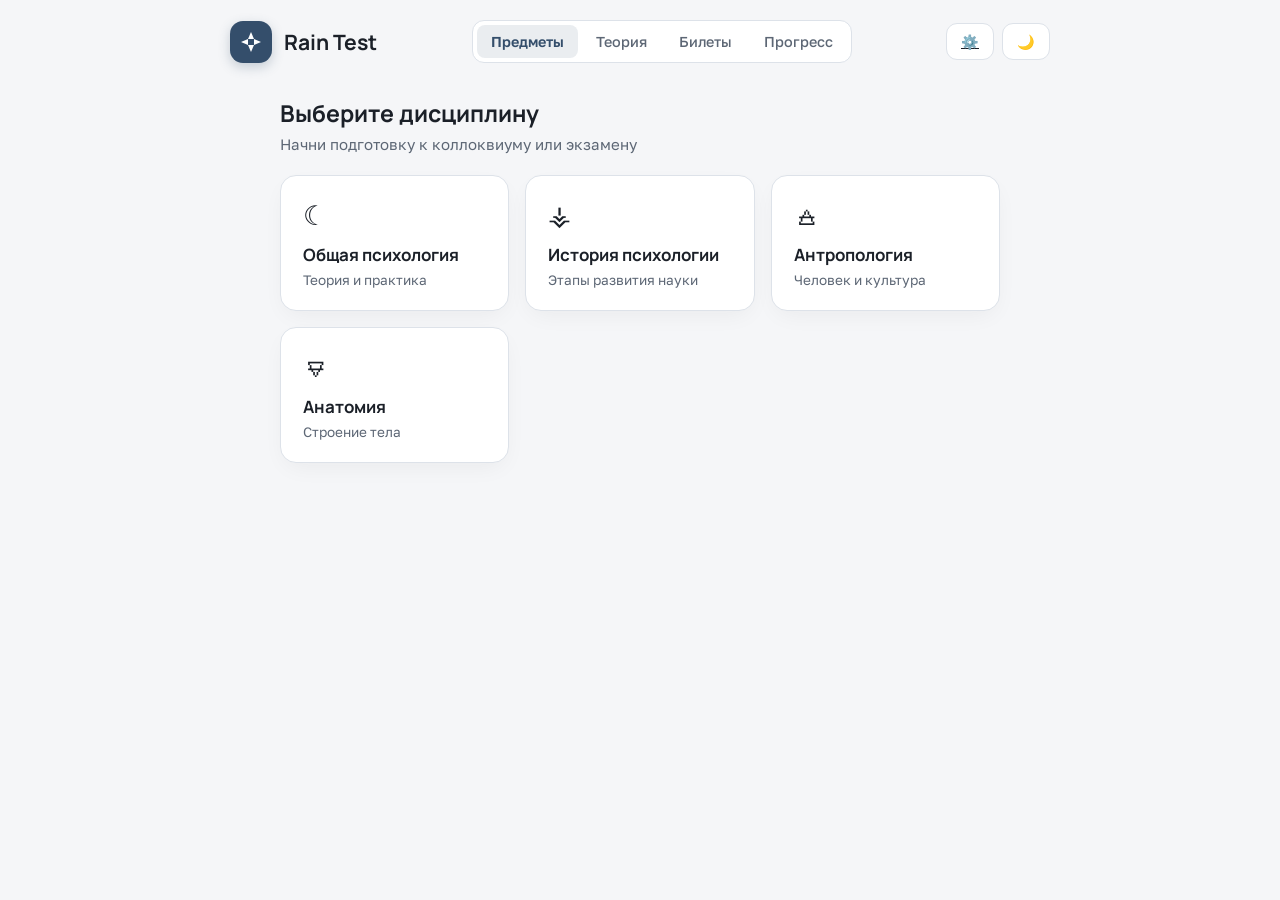
<file: index.html>
<!DOCTYPE html>
<html lang="ru">
<head>
  <meta charset="UTF-8">
  <meta name="viewport" content="width=device-width, initial-scale=1.0">
  <title>Rain Test</title>
  <link href="https://fonts.googleapis.com/css2?family=Golos+Text:wght@400;500;600&family=Manrope:wght@600;700&display=swap" rel="stylesheet">
  <link rel="stylesheet" href="style.css">
</head>
<body>
  <header>
    <a href="index.html" class="logo">
      <div class="logo-badge"><svg class="logo-icon" viewBox="0 0 24 24"><path d="M12 2L15 9H9L12 2Z"/><path d="M12 22L9 15H15L12 22Z"/><path d="M2 12L9 9V15L2 12Z"/><path d="M22 12L15 15V9L22 12Z"/></svg></div>
      <span>Rain Test</span>
    </a>
    <div class="nav-tabs">
      <a href="index.html" class="nav-tab active">Предметы</a>
      <a href="theory.html" class="nav-tab">Теория</a>
      <a href="tickets.html" class="nav-tab">Билеты</a>
      <a href="progress.html" class="nav-tab">Прогресс</a>
    </div>
    <div class="controls">
      <a href="admin.html" class="icon-btn">⚙️</a>
      <button class="icon-btn" id="themeToggle"><span id="themeIcon">🌙</span></button>
    </div>
  </header>

  <main>
    <h1 class="section-title">Выберите дисциплину</h1>
    <p class="section-subtitle">Начни подготовку к коллоквиуму или экзамену</p>
    
    <div class="subjects-grid">
      <a href="subject.html?id=obshaya" class="subject-card"><span class="subject-icon">☾</span><div class="subject-name">Общая психология</div><div class="subject-meta">Теория и практика</div></a>
      <a href="subject.html?id=istoriya" class="subject-card"><span class="subject-icon">⚶</span><div class="subject-name">История психологии</div><div class="subject-meta">Этапы развития науки</div></a>
      <a href="subject.html?id=antropologiya" class="subject-card"><span class="subject-icon">🜁</span><div class="subject-name">Антропология</div><div class="subject-meta">Человек и культура</div></a>
      <a href="subject.html?id=anatomiya" class="subject-card"><span class="subject-icon">🜃</span><div class="subject-name">Анатомия</div><div class="subject-meta">Строение тела</div></a>
    </div>
  </main>

  <script>
    const themeToggle = document.getElementById('themeToggle');
    const themeIcon = document.getElementById('themeIcon');
    if (localStorage.getItem('theme') === 'dark') { document.documentElement.setAttribute('data-theme', 'dark'); themeIcon.textContent = '☀️'; }
    themeToggle.onclick = () => {
      const isDark = document.documentElement.getAttribute('data-theme') === 'dark';
      if (isDark) { document.documentElement.removeAttribute('data-theme'); localStorage.setItem('theme', 'light'); themeIcon.textContent = '🌙'; } 
      else { document.documentElement.setAttribute('data-theme', 'dark'); localStorage.setItem('theme', 'dark'); themeIcon.textContent = '☀️'; }
    };
  </script>
</body>
</html>
</file>
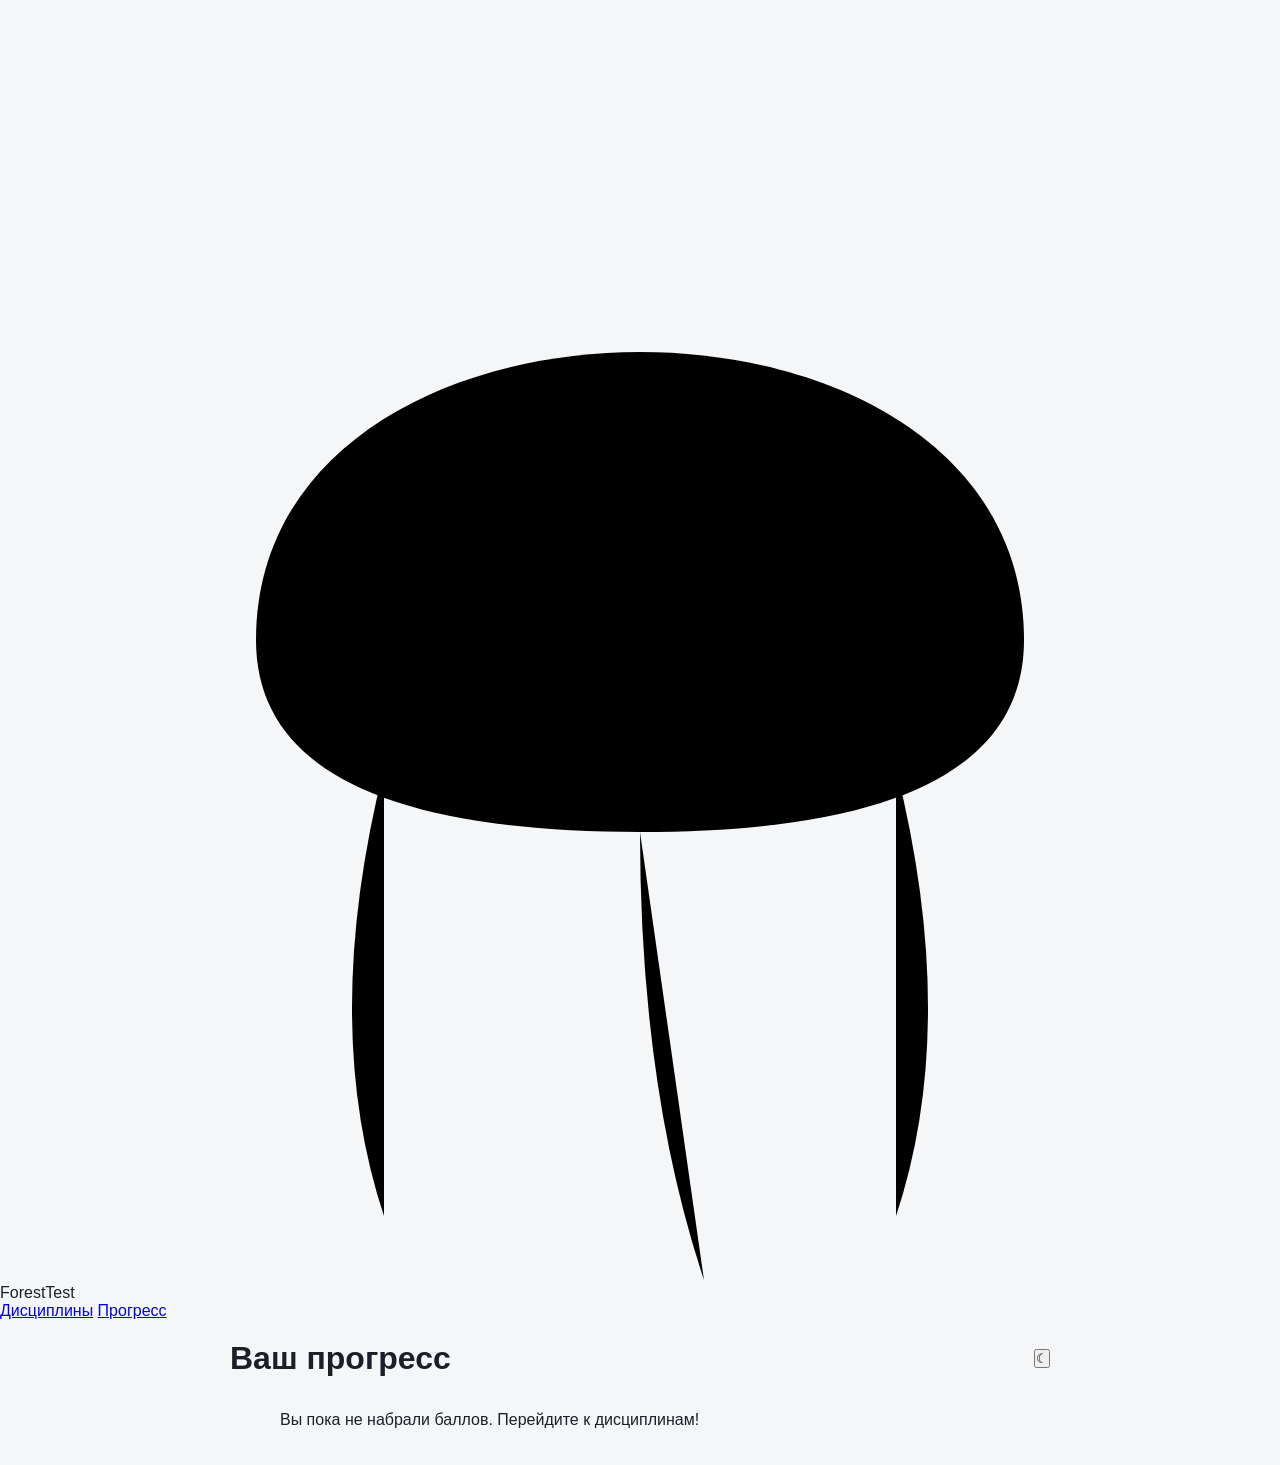
<file: rating.html>
<!DOCTYPE html>
<html lang="ru">
<head>
  <meta charset="UTF-8">
  <meta name="viewport" content="width=device-width, initial-scale=1">
  <title>Мой прогресс</title>
  <link rel="stylesheet" href="style.css">
</head>
<body>
  <aside class="sidebar">
    <div class="logo-box">
      <svg class="jellyfish-svg" viewBox="0 0 100 100">
        <path d="M20 50 C20 20 80 20 80 50 C80 60 70 65 50 65 C30 65 20 60 20 50 Z" class="jelly-bell"/>
        <path d="M30 60 Q25 80 30 95" class="jelly-tentacle"/>
        <path d="M50 65 Q50 85 55 100" class="jelly-tentacle"/>
        <path d="M70 60 Q75 80 70 95" class="jelly-tentacle"/>
      </svg>
      <div class="logo-title">Forest<span>Test</span></div>
    </div>
    <nav>
      <a href="index.html">Дисциплины</a>
      <a href="rating.html" class="active">Прогресс</a>
    </nav>
  </aside>

  <div class="main-content">
    <header>
      <h1>Ваш прогресс</h1>
      <button class="theme-btn" id="theme-btn">☾</button>
    </header>
    <main id="rating-content"></main>
  </div>
  <button id="scroll-top">↑</button>

  <script src="data.js"></script>
  <script>
    const content = document.getElementById("rating-content");
    const scores = JSON.parse(localStorage.getItem("scores") || "{}");
    
    if (Object.keys(scores).length === 0) {
      content.innerHTML = "<p>Вы пока не набрали баллов. Перейдите к дисциплинам!</p>";
    } else {
      let html = "<div class='rating-grid'>";
      for (const [subId, score] of Object.entries(scores)) {
        const subName = subjects.find(s => s.id === subId)?.name || subId;
        html += `
          <div class="rating-card">
            <div class="rating-title">${subName}</div>
            <div class="rating-score">${score} <span style="font-size:16px; font-weight:normal; color:var(--text)">баллов</span></div>
            <div class="rating-label">Текущий прогресс</div>
          </div>
        `;
      }
      html += "</div>";
      content.innerHTML = html;
    }

    const btn = document.getElementById("theme-btn");
    const isDark = localStorage.getItem("theme") === "dark" || !localStorage.getItem("theme");
    if (isDark) { document.body.classList.add("dark"); btn.innerHTML = "☾"; }
    else { btn.innerHTML = "☀"; }
    btn.onclick = () => {
      document.body.classList.toggle("dark");
      const nowDark = document.body.classList.contains("dark");
      localStorage.setItem("theme", nowDark ? "dark" : "light");
      btn.innerHTML = nowDark ? "☾" : "☀";
    };

    const scrollBtn = document.getElementById("scroll-top");
    window.onscroll = () => scrollBtn.style.display = document.documentElement.scrollTop > 200 ? "block" : "none";
    scrollBtn.onclick = () => window.scrollTo({ top: 0, behavior: 'smooth' });
  </script>
</body>
</html>
</file>
<file: style.css>
:root {
  --bg-main: #F5F6F8;
  --bg-card: #FFFFFF;
  --bg-hover: #ECEFF3;
  --text-primary: #1B2028;
  --text-secondary: #5D6775;
  --border-color: #DDE2E9;
  --accent: #344E6B;
  --accent-hover: #263B52;
  --accent-soft: rgba(52, 78, 107, 0.1);
  --success: #2F7D62;
  --success-bg: rgba(47, 125, 98, 0.12);
  --error: #C24E54;
  --error-bg: rgba(194, 78, 84, 0.11);
  --shadow: 0 8px 24px -6px rgba(27, 32, 40, 0.06);
}

[data-theme="dark"] {
  --bg-main: #121418;
  --bg-card: #1A1D23;
  --bg-hover: #232730;
  --text-primary: #E8ECF2;
  --text-secondary: #8E97A4;
  --border-color: #2A2F3A;
  --accent: #82A6CC;
  --accent-hover: #9BB8D6;
  --accent-soft: rgba(130, 166, 204, 0.14);
  --success: #58B090;
  --success-bg: rgba(88, 176, 144, 0.15);
  --error: #E07076;
  --error-bg: rgba(224, 112, 118, 0.15);
  --shadow: 0 12px 28px -6px rgba(0, 0, 0, 0.45);
}

* { box-sizing: border-box; margin: 0; padding: 0; }
body { font-family: 'Golos Text', sans-serif; background-color: var(--bg-main); color: var(--text-primary); transition: background 0.3s, color 0.3s; min-height: 100vh; display: flex; flex-direction: column; }

header { max-width: 860px; width: 100%; margin: 0 auto; padding: 20px; display: flex; justify-content: space-between; align-items: center; gap: 12px; flex-wrap: wrap; }

.logo { font-family: 'Manrope', sans-serif; font-weight: 700; font-size: 1.32rem; display: flex; align-items: center; gap: 12px; color: var(--text-primary); text-decoration: none; cursor: pointer; }
.logo-badge { width: 42px; height: 42px; border-radius: 13px; background: var(--accent); display: flex; align-items: center; justify-content: center; box-shadow: 0 4px 12px rgba(52, 78, 107, 0.25); }
.logo-icon { width: 24px; height: 24px; fill: #fff; }

.nav-tabs { display: flex; background: var(--bg-card); padding: 4px; border-radius: 12px; border: 1px solid var(--border-color); gap: 4px; flex-wrap: wrap; }
.nav-tab { background: transparent; border: none; color: var(--text-secondary); padding: 8px 14px; border-radius: 8px; font-family: inherit; font-size: 0.9rem; font-weight: 500; cursor: pointer; transition: 0.2s; text-decoration: none; }
.nav-tab:hover { color: var(--text-primary); }
.nav-tab.active { background: var(--accent-soft); color: var(--accent); font-weight: 600; }

.controls { display: flex; gap: 8px; }
.icon-btn { background: var(--bg-card); border: 1px solid var(--border-color); color: var(--text-primary); padding: 9px 14px; border-radius: 11px; cursor: pointer; font-family: inherit; font-size: 0.88rem; font-weight: 500; display: flex; align-items: center; gap: 7px; transition: 0.2s; }
.icon-btn:hover { border-color: var(--accent); background: var(--bg-hover); }

main { max-width: 760px; width: 100%; margin: 14px auto 36px; padding: 0 20px; flex: 1; }

.section-title { font-family: 'Manrope', sans-serif; font-size: 1.45rem; margin-bottom: 6px; }
.section-subtitle { color: var(--text-secondary); font-size: 0.94rem; margin-bottom: 22px; }

.subjects-grid { display: grid; grid-template-columns: repeat(auto-fit, minmax(210px, 1fr)); gap: 16px; }
.subject-card { background: var(--bg-card); border: 1px solid var(--border-color); border-radius: 16px; padding: 22px; box-shadow: var(--shadow); text-decoration: none; color: inherit; transition: 0.2s; display: block; }
.subject-card:hover { transform: translateY(-2px); border-color: var(--accent); }
.subject-icon { font-size: 1.7rem; margin-bottom: 12px; display: block; }
.subject-name { font-family: 'Manrope', sans-serif; font-weight: 700; font-size: 1.06rem; margin-bottom: 6px; }
.subject-meta { font-size: 0.85rem; color: var(--text-secondary); }

.quiz-card { background: var(--bg-card); border: 1px solid var(--border-color); border-radius: 20px; padding: 32px; box-shadow: var(--shadow); margin-bottom: 20px; position: relative; }
.subject-tag { display: inline-block; background: var(--accent-soft); color: var(--accent); font-size: 0.8rem; font-weight: 600; padding: 5px 12px; border-radius: 8px; margin-bottom: 16px; }
.question-text { font-family: 'Manrope', sans-serif; font-size: 1.24rem; line-height: 1.48; margin-bottom: 24px; }

.options-list { display: flex; flex-direction: column; gap: 11px; }
.option-btn { width: 100%; text-align: left; background: transparent; border: 1.5px solid var(--border-color); color: var(--text-primary); padding: 14px 18px; border-radius: 13px; font-family: inherit; font-size: 0.97rem; cursor: pointer; display: flex; align-items: center; gap: 14px; transition: 0.2s; }
.option-btn:hover:not(:disabled) { background: var(--bg-hover); border-color: var(--accent); }
.option-letter { width: 28px; height: 28px; border-radius: 8px; background: var(--bg-main); display: flex; align-items: center; justify-content: center; font-weight: 600; font-size: 0.84rem; color: var(--text-secondary); flex-shrink: 0; }
.option-btn.correct { border-color: var(--success); background: var(--success-bg); }
.option-btn.correct .option-letter { background: var(--success); color: #fff; }
.option-btn.wrong { border-color: var(--error); background: var(--error-bg); }
.option-btn.wrong .option-letter { background: var(--error); color: #fff; }

.explanation { margin-top: 20px; padding: 16px 18px; background: var(--bg-main); border-radius: 13px; border-left: 3px solid var(--accent); display: none; }
.explanation.show { display: block; }
.explanation-title { font-weight: 600; font-size: 0.92rem; margin-bottom: 4px; color: var(--accent); }
.explanation-text { font-size: 0.9rem; color: var(--text-secondary); }

textarea, input[type="text"], input[type="email"], input[type="password"], select {
  width: 100%; padding: 14px 16px; border-radius: 12px; border: 1.5px solid var(--border-color);
  background: var(--bg-main); color: var(--text-primary); font-family: inherit; font-size: 0.95rem;
  outline: none; transition: 0.2s; margin-bottom: 12px;
}
textarea:focus, input:focus, select:focus { border-color: var(--accent); }

.btn-primary { background: var(--accent); color: #FFF; border: none; padding: 12px 24px; border-radius: 11px; font-family: inherit; font-size: 0.95rem; font-weight: 600; cursor: pointer; transition: 0.2s; }
[data-theme="dark"] .btn-primary { color: #121418; }
.btn-primary:hover { background: var(--accent-hover); }

.btn-secondary { background: var(--bg-main); color: var(--text-primary); border: 1px solid var(--border-color); padding: 12px 24px; border-radius: 11px; font-family: inherit; font-size: 0.95rem; font-weight: 600; cursor: pointer; transition: 0.2s; }
.btn-secondary:hover { background: var(--bg-hover); }

.admin-actions { position: absolute; top: 20px; right: 20px; display: flex; gap: 8px; }
.mini-btn { background: var(--bg-main); border: 1px solid var(--border-color); border-radius: 8px; padding: 4px 8px; cursor: pointer; font-size: 1rem; transition: 0.2s; }
.mini-btn:hover { background: var(--bg-hover); }
.mini-btn.delete { color: var(--error); }

.theory-content img { max-width: 100%; border-radius: 10px; margin: 10px 0; box-shadow: var(--shadow); }
</file>
